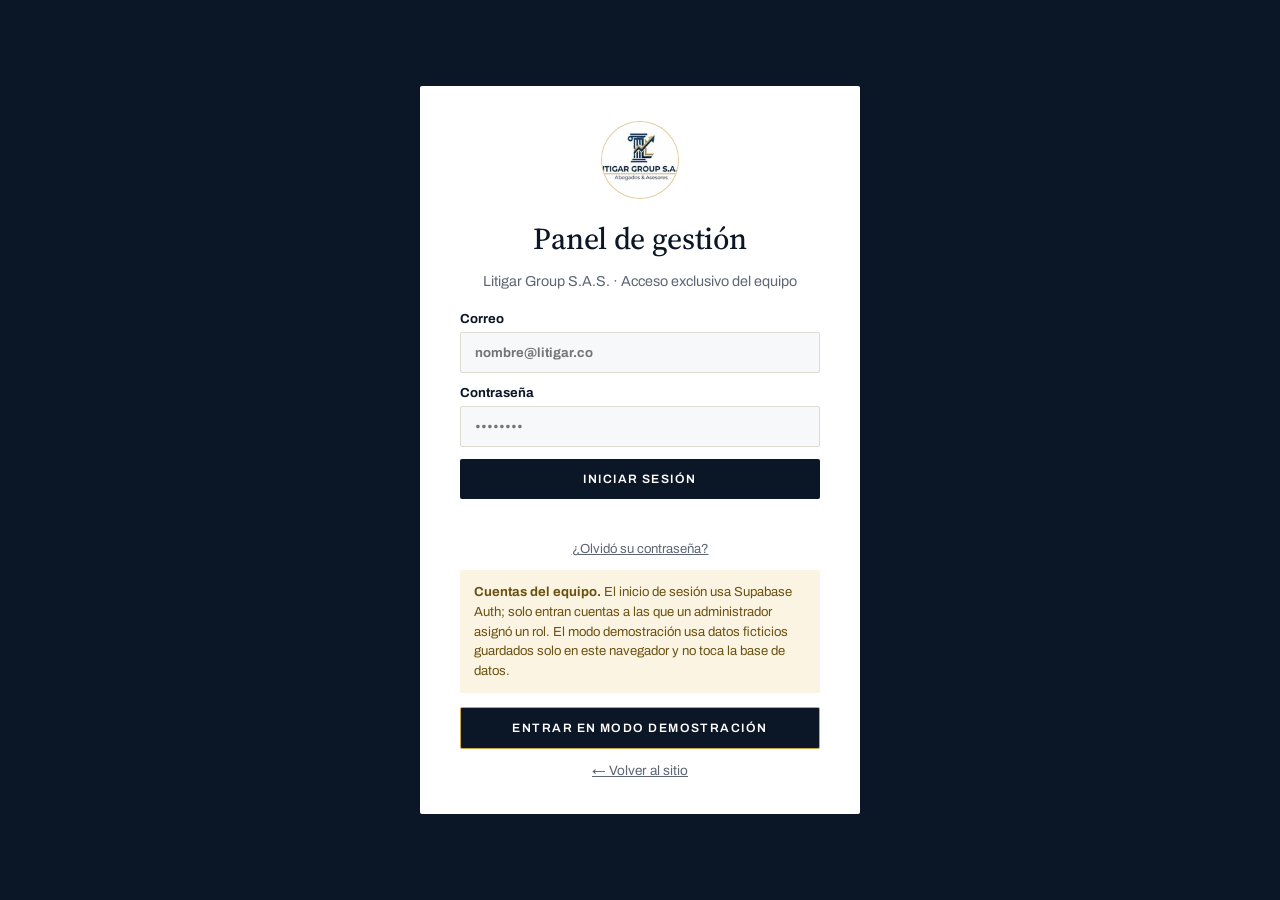
<file: preview/admin/index.html>
<!doctype html>
<html lang="es">
<head>
<meta charset="utf-8">
<meta name="viewport" content="width=device-width, initial-scale=1">
<title>Panel Litigar | Gestión jurídica</title>
<meta name="robots" content="noindex, nofollow">
<link rel="icon" href="../assets/img/litigar-logo.jpg">
<link rel="preconnect" href="https://fonts.googleapis.com">
<link rel="preconnect" href="https://fonts.gstatic.com" crossorigin>
<link href="https://fonts.googleapis.com/css2?family=Archivo:wdth,wght@62..125,400..700&family=Source+Serif+4:opsz,wght@8..60,400..600&display=swap" rel="stylesheet">
<link rel="stylesheet" href="../assets/css/admin.css?v=6">
</head>
<body>

<!-- Acceso -->
<section class="acceso" id="acceso">
  <div class="acceso-caja">
    <span class="sello"><img src="../assets/img/litigar-logo.jpg" alt="Logo de Litigar Group S.A.S."></span>
    <h1>Panel de gestión</h1>
    <p class="sub">Litigar Group S.A.S. · Acceso exclusivo del equipo</p>
    <form id="formAcceso">
      <label>Correo<input type="email" id="correo" required autocomplete="username" disabled placeholder="nombre@litigar.co"></label>
      <label>Contraseña<input type="password" id="clave" required autocomplete="current-password" disabled placeholder="••••••••"></label>
      <button class="btn btn-primario" type="submit" disabled>Iniciar sesión</button>
      <p class="acceso-msj" id="accesoMsj" role="alert"></p>
    </form>
    <div class="aviso-demo">
      <strong>Cuentas del equipo.</strong> El inicio de sesión usa Supabase Auth; solo entran cuentas a las que un administrador asignó un rol. El modo demostración usa datos ficticios guardados solo en este navegador y no toca la base de datos.
    </div>
    <button class="btn btn-oro" id="entrarDemo">Entrar en modo demostración</button>
    <a class="volver" href="../">← Volver al sitio</a>
  </div>
</section>

<!-- Aplicación -->
<div class="app" id="app" hidden>
  <aside class="lateral" id="lateral">
    <div class="lateral-marca">
      <span class="sello chico"><img src="../assets/img/litigar-logo.jpg" alt=""></span>
      <div><strong>Litigar</strong><small>Gestión jurídica</small></div>
    </div>
    <nav class="lateral-nav" id="nav" aria-label="Módulos"></nav>
    <div class="lateral-pie">
      <label class="rol">Ver como
        <select id="rol">
          <option value="u1">Administrador</option>
          <option value="u2">Abogado A</option>
          <option value="u3">Abogada B</option>
          <option value="u5">Asistente</option>
        </select>
      </label>
      <button class="btn-mini" id="reiniciar">Restablecer datos de demostración</button>
      <button class="btn-mini" id="salir">Salir</button>
    </div>
  </aside>

  <div class="principal">
    <header class="barra">
      <button class="menu-movil" id="menuMovil" aria-label="Abrir menú">☰</button>
      <h1 id="titulo">Panel</h1>
      <span class="insignia-demo" title="Datos ficticios guardados solo en este navegador">Modo demostración · datos ficticios</span>
    </header>
    <main class="vista" id="vista" tabindex="-1"></main>
  </div>
</div>

<!-- Panel lateral de detalle -->
<div class="velo" id="velo" hidden></div>
<aside class="detalle" id="detalle" aria-hidden="true" role="dialog" aria-modal="true" aria-label="Detalle">
  <button class="cerrar" id="cerrarDetalle" aria-label="Cerrar">×</button>
  <div id="detalleCuerpo"></div>
</aside>
<div class="toast" id="toast" role="status" aria-live="polite"></div>

<script src="../config.js?v=4"></script>
<script src="../assets/js/datos.js?v=11"></script>
<script src="../assets/js/demo.js?v=3"></script>
<script src="../assets/js/admin.js?v=7"></script>
</body>
</html>
</file>
<file: preview/assets/css/admin.css>
:root {
  --azul-950: #070F1C; --azul-900: #0B1626; --azul-800: #13284A; --electrico: #2F6BEA;
  --oro: #C9A44C; --oro-claro: #E7CF8D;
  --fondo: #F4F3EF; --papel: #fff; --tinta: #0B1626; --gris: #5E6675; --linea: #DEDBD3;
  --ok: #1F8A5B; --alerta: #B7791F; --peligro: #B3261E; --info: #2F6BEA;
  --serif: 'Source Serif 4', Georgia, serif; --sans: 'Archivo', system-ui, sans-serif;
  --ease: cubic-bezier(.2, .7, .1, 1);
}
* { box-sizing: border-box; }
body { margin: 0; font-family: var(--sans); font-size: 15px; color: var(--tinta); background: var(--fondo); -webkit-font-smoothing: antialiased; }
h1, h2, h3 { font-family: var(--serif); font-weight: 500; letter-spacing: -.01em; margin: 0 0 .4em; }
button, input, select, textarea { font: inherit; }
button { cursor: pointer; }
:focus-visible { outline: 2px solid var(--oro); outline-offset: 2px; }
[hidden] { display: none !important; }

.btn { display: inline-flex; align-items: center; justify-content: center; gap: 8px; border: 1px solid transparent; border-radius: 2px; padding: 10px 16px; font-weight: 600; font-size: .76rem; letter-spacing: .12em; text-transform: uppercase; min-height: 40px; text-decoration: none; transition: .2s; }
.btn-primario { background: var(--azul-900); color: #fff; }
.btn-primario:hover { background: var(--azul-800); }
.btn-oro { background: var(--azul-900); color: #fff; border-color: var(--oro); }
.btn-oro:hover { background: var(--azul-800); }
.btn-borde { background: #fff; border-color: var(--linea); color: var(--tinta); }
.btn-borde:hover { border-color: var(--tinta); }
.btn-peligro { background: #fff; border-color: #F0C9C6; color: var(--peligro); }
.btn[disabled] { opacity: .45; cursor: not-allowed; }
.sello { display: grid; place-items: center; width: 76px; height: 76px; border-radius: 50%; overflow: hidden; background: #fff; box-shadow: 0 0 0 1px rgba(201, 164, 76, .6); }
.sello img { width: 100%; height: 100%; object-fit: cover; transform: scale(1.35); }
.sello.chico { width: 40px; height: 40px; }

/* Acceso */
.acceso { min-height: 100vh; display: grid; place-items: center; padding: 24px 16px; background: var(--azul-900); }
.acceso-caja { width: min(440px, 100%); background: #fff; border-radius: 2px; padding: 36px clamp(22px, 5vw, 40px); text-align: center; display: grid; gap: 14px; justify-items: center; }
.acceso-caja h1 { font-size: 1.9rem; margin: 6px 0 0; }
.sub { color: var(--gris); margin: 0; font-size: .9rem; }
#formAcceso { width: 100%; display: grid; gap: 12px; text-align: left; margin-top: 8px; }
#formAcceso label { display: grid; gap: 6px; font-weight: 700; font-size: .82rem; }
#formAcceso input { padding: 12px 14px; border: 1px solid var(--linea); border-radius: 2px; background: #F7F8FA; }
.aviso-demo { font-size: .82rem; text-align: left; color: #6B5212; background: #FBF4E2; border-radius: 2px; padding: 12px 14px; line-height: 1.5; }
.acceso-msj { min-height: 1.2em; margin: 0; font-size: .84rem; color: #B42318; text-align: left; }
.olvido { background: none; border: 0; padding: 0; font-size: .82rem; color: #5E6675; text-decoration: underline; cursor: pointer; align-self: flex-start; }
#entrarDemo { width: 100%; padding: 13px; }
.volver { font-size: .85rem; color: var(--gris); }

/* App */
.app { display: grid; grid-template-columns: 250px 1fr; min-height: 100vh; }
.lateral { background: var(--azul-950); color: #fff; display: flex; flex-direction: column; padding: 20px 14px; position: sticky; top: 0; height: 100vh; }
.lateral-marca { display: flex; align-items: center; gap: 10px; padding: 0 8px 20px; border-bottom: 1px solid rgba(255, 255, 255, .08); }
.lateral-marca strong { font-family: var(--serif); font-size: 1.15rem; font-weight: 500; display: block; }
.lateral-marca small { color: #8D99AE; font-size: .72rem; letter-spacing: .12em; text-transform: uppercase; }
.lateral-nav { display: grid; gap: 2px; margin-top: 16px; }
.lateral-nav button { all: unset; display: flex; align-items: center; gap: 12px; padding: 10px 12px; border-radius: 2px; color: #B5BFD0; font-weight: 600; cursor: pointer; transition: .2s; }
.lateral-nav button:hover { background: rgba(255, 255, 255, .05); color: #fff; }
.lateral-nav button[aria-current="page"] { background: rgba(201, 164, 76, .14); color: var(--oro-claro); }
.lateral-nav button:focus-visible { outline: 2px solid var(--oro); }
.lateral-nav .ico { width: 18px; text-align: center; opacity: .85; }
.lateral-nav .cuenta { margin-left: auto; background: var(--oro); color: var(--azul-950); font-size: .7rem; font-weight: 800; padding: 1px 7px; border-radius: 2px; }
.lateral-pie { margin-top: auto; display: grid; gap: 8px; padding-top: 14px; border-top: 1px solid rgba(255, 255, 255, .08); }
.rol { display: grid; gap: 6px; font-size: .75rem; color: #8D99AE; }
.rol select { background: var(--azul-900); color: #fff; border: 1px solid rgba(255, 255, 255, .15); border-radius: 2px; padding: 8px; }
.btn-mini { background: none; border: 1px solid rgba(255, 255, 255, .12); color: #B5BFD0; border-radius: 2px; padding: 8px; font-size: .78rem; }
.btn-mini:hover { color: #fff; border-color: rgba(255, 255, 255, .3); }

.principal { min-width: 0; }
.barra { position: sticky; top: 0; z-index: 5; display: flex; align-items: center; gap: 14px; padding: 16px 28px; background: rgba(244, 245, 248, .9); backdrop-filter: blur(10px); border-bottom: 1px solid var(--linea); }
.barra h1 { font-size: 1.5rem; margin: 0; }
.insignia-demo { margin-left: auto; font-size: .75rem; font-weight: 700; color: #6B5212; background: #FBF4E2; border: 1px dashed #D9B95E; border-radius: 2px; padding: 5px 12px; white-space: nowrap; }
.menu-movil { display: none; border: 1px solid var(--linea); background: #fff; border-radius: 2px; width: 40px; height: 40px; }
.vista { padding: 26px 28px 60px; outline: none; animation: entrar .35s var(--ease); }
@keyframes entrar { from { opacity: 0; transform: translateY(8px); } }

/* Tarjetas y KPIs */
.kpis { display: grid; grid-template-columns: repeat(auto-fit, minmax(170px, 1fr)); gap: 14px; margin-bottom: 22px; }
.kpi { background: #fff; border: 1px solid var(--linea); border-radius: 2px; padding: 18px; position: relative; overflow: hidden; }
.kpi .v { font-family: var(--serif); font-size: 2.2rem; line-height: 1; }
.kpi .l { color: var(--gris); font-size: .82rem; font-weight: 600; margin-top: 6px; }
.kpi::after { content: ''; position: absolute; left: 0; top: 0; bottom: 0; width: 3px; background: var(--c, var(--oro)); }
.rejilla { display: grid; grid-template-columns: 1.4fr 1fr; gap: 18px; }
.tarjeta { background: #fff; border: 1px solid var(--linea); border-radius: 2px; padding: 20px; min-width: 0; }
.tarjeta h2 { font-size: 1.15rem; display: flex; align-items: center; justify-content: space-between; gap: 10px; }
.vacio { color: var(--gris); font-size: .9rem; padding: 14px 0; }
.lista-simple { list-style: none; margin: 0; padding: 0; }
.lista-simple li { display: flex; gap: 12px; padding: 11px 0; border-bottom: 1px solid var(--linea); font-size: .88rem; align-items: baseline; }
.lista-simple li:last-child { border-bottom: 0; }
.lista-simple time { color: var(--gris); font-size: .78rem; white-space: nowrap; min-width: 92px; }
.embudo { display: grid; gap: 10px; }
.embudo-fila { display: grid; grid-template-columns: 170px 1fr 34px; gap: 10px; align-items: center; font-size: .84rem; }
.embudo-barra { height: 10px; border-radius: 2px; background: #EEF0F4; overflow: hidden; }
.embudo-barra span { display: block; height: 100%; background: var(--c, var(--azul-800)); border-radius: 2px; transition: width .6s var(--ease); }

/* Tablas */
.herramientas { display: flex; flex-wrap: wrap; gap: 10px; margin-bottom: 16px; align-items: center; }
.herramientas input, .herramientas select { padding: 9px 12px; border: 1px solid var(--linea); border-radius: 2px; background: #fff; min-width: 0; }
.herramientas input[type=search] { flex: 1 1 220px; }
.herramientas .resultado { margin-left: auto; color: var(--gris); font-size: .82rem; }
.tabla-envoltura { background: #fff; border: 1px solid var(--linea); border-radius: 2px; overflow-x: auto; }
table { width: 100%; border-collapse: collapse; font-size: .87rem; }
th { text-align: left; font-size: .72rem; letter-spacing: .08em; text-transform: uppercase; color: var(--gris); font-weight: 700; padding: 12px 14px; border-bottom: 1px solid var(--linea); white-space: nowrap; background: #FAFBFC; }
td { padding: 12px 14px; border-bottom: 1px solid var(--linea); vertical-align: middle; }
tr:last-child td { border-bottom: 0; }
tbody tr { cursor: pointer; transition: background .15s; }
tbody tr:hover { background: #F7F9FD; }
.cod { font-family: ui-monospace, Consolas, monospace; font-size: .8rem; color: var(--gris); }
.nombre { font-weight: 700; }
.sub-linea { display: block; font-size: .78rem; color: var(--gris); font-weight: 500; }
.chip { display: inline-flex; align-items: center; gap: 6px; font-size: .74rem; font-weight: 700; padding: 3px 10px; border-radius: 2px; background: #EEF1F6; color: #3A4660; white-space: nowrap; }
.chip::before { content: ''; width: 6px; height: 6px; border-radius: 50%; background: var(--c, #8D99AE); }
.prio-alta { --c: var(--peligro); } .prio-media { --c: var(--alerta); } .prio-baja { --c: var(--ok); }
.est-nueva { --c: var(--info); } .est-pendiente { --c: var(--alerta); } .est-incompleta { --c: #9C6ADE; } .est-requiere_evaluacion { --c: #D97706; }
.cita-pendiente { --c: var(--alerta); } .cita-confirmada { --c: var(--ok); } .cita-reprogramar { --c: #D97706; } .cita-atendida { --c: var(--info); } .cita-cancelada { --c: #8D99AE; }
.est-calificada { --c: var(--ok); } .est-no_corresponde { --c: #8D99AE; } .est-convertida { --c: var(--oro); } .est-cerrada { --c: #4B5563; }
.puntaje { display: inline-grid; place-items: center; width: 38px; height: 38px; border-radius: 50%; font-weight: 800; font-size: .8rem; background: conic-gradient(var(--c) calc(var(--p) * 1%), #EEF0F4 0); position: relative; }
.puntaje::before { content: ''; position: absolute; inset: 4px; border-radius: 50%; background: #fff; }
.puntaje span { position: relative; }

/* Detalle */
.velo { position: fixed; inset: 0; background: rgba(7, 15, 28, .45); z-index: 20; }
.detalle { position: fixed; top: 0; right: 0; bottom: 0; width: min(620px, 100%); background: #fff; z-index: 21; overflow-y: auto; padding: 28px clamp(18px, 3vw, 32px) 40px; transform: translateX(100%); visibility: hidden; transition: transform .4s var(--ease); }
.detalle.abierto { transform: none; visibility: visible; }
.cerrar { position: absolute; top: 14px; right: 14px; width: 38px; height: 38px; border-radius: 50%; border: 1px solid var(--linea); background: #fff; font-size: 1.3rem; }
.det-cabeza { padding-right: 40px; margin-bottom: 18px; }
.det-cabeza h2 { font-size: 1.6rem; margin: 6px 0; }
.det-grid { display: grid; grid-template-columns: 1fr 1fr; gap: 10px 18px; margin: 16px 0; }
.det-grid div { font-size: .88rem; }
.det-grid dt { color: var(--gris); font-size: .74rem; font-weight: 700; text-transform: uppercase; letter-spacing: .06em; }
.det-grid dd { margin: 2px 0 0; }
.det-texto { background: var(--fondo); border-radius: 2px; padding: 14px; font-size: .9rem; line-height: 1.55; white-space: pre-wrap; }
.det-seccion { margin-top: 22px; }
.det-seccion h3 { font-family: var(--sans); font-size: .78rem; font-weight: 800; letter-spacing: .1em; text-transform: uppercase; color: var(--gris); margin-bottom: 10px; }
.acciones { display: grid; grid-template-columns: 1fr 1fr; gap: 10px; }
.acciones label { display: grid; gap: 5px; font-size: .78rem; font-weight: 700; color: var(--gris); }
.acciones select, .nota-form textarea, .form-grid input, .form-grid select, .form-grid textarea { padding: 10px 12px; border: 1px solid var(--linea); border-radius: 2px; background: #fff; width: 100%; }
.botonera { display: flex; flex-wrap: wrap; gap: 8px; margin-top: 12px; }
.nota-form { display: grid; gap: 8px; }
.nota-form textarea { min-height: 70px; resize: vertical; }
.nota { border-left: 3px solid var(--oro); padding: 8px 12px; background: #FDFAF2; border-radius: 2px; margin-bottom: 8px; font-size: .86rem; }
.nota small { color: var(--gris); display: block; margin-bottom: 3px; }
.explica { font-size: .8rem; color: var(--gris); background: #F3F6FD; border-radius: 2px; padding: 10px 12px; margin-top: 8px; }
.desglose { list-style: none; padding: 0; margin: 8px 0 0; font-size: .82rem; display: grid; gap: 4px; }
.desglose li { display: flex; justify-content: space-between; border-bottom: 1px dashed var(--linea); padding-bottom: 4px; }
.form-grid { display: grid; grid-template-columns: 1fr 1fr; gap: 12px; }
.form-grid label { display: grid; gap: 5px; font-size: .8rem; font-weight: 700; color: var(--gris); }
.form-grid .ancho { grid-column: 1 / -1; }
.linea-tiempo { list-style: none; padding: 0 0 0 18px; margin: 0; border-left: 2px solid var(--linea); }
.linea-tiempo li { position: relative; padding: 0 0 14px 6px; font-size: .86rem; }
.linea-tiempo li::before { content: ''; position: absolute; left: -24px; top: 5px; width: 10px; height: 10px; border-radius: 50%; background: #fff; border: 2px solid var(--oro); }
.linea-tiempo time { display: block; color: var(--gris); font-size: .76rem; }

/* Kanban de casos */
.tablero { display: grid; grid-template-columns: repeat(4, minmax(220px, 1fr)); gap: 14px; overflow-x: auto; padding-bottom: 6px; }
.columna { background: #EBEDF2; border-radius: 2px; padding: 12px; min-height: 200px; }
.columna h3 { font-family: var(--sans); font-size: .78rem; font-weight: 800; letter-spacing: .08em; text-transform: uppercase; color: var(--gris); display: flex; justify-content: space-between; }
.caso { background: #fff; border-radius: 2px; padding: 12px; margin-bottom: 10px; border: 1px solid var(--linea); cursor: pointer; transition: transform .2s, box-shadow .2s; }
.caso:hover { transform: translateY(-2px); box-shadow: 0 10px 20px -12px rgba(0, 0, 0, .25); }
.caso strong { display: block; font-size: .88rem; margin: 4px 0; }
.caso .meta { display: flex; justify-content: space-between; font-size: .76rem; color: var(--gris); margin-top: 8px; }

/* Equipo, contenido, reglas */
.personas { display: grid; grid-template-columns: repeat(auto-fill, minmax(240px, 1fr)); gap: 14px; }
.persona { background: #fff; border: 1px solid var(--linea); border-radius: 2px; padding: 18px; }
.persona .avatar { width: 46px; height: 46px; border-radius: 50%; display: grid; place-items: center; background: var(--azul-900); color: var(--oro-claro); font-family: var(--serif); font-size: 1.2rem; margin-bottom: 10px; }
.persona h3 { font-family: var(--sans); font-size: 1rem; font-weight: 800; margin: 0; }
.persona p { margin: 4px 0; font-size: .84rem; color: var(--gris); }
.etiquetas { display: flex; flex-wrap: wrap; gap: 6px; margin-top: 8px; }
.etiquetas span { font-size: .72rem; font-weight: 700; padding: 3px 8px; border-radius: 2px; background: #EEF1F6; }
.permisos { width: 100%; font-size: .84rem; }
.permisos td, .permisos th { text-align: center; }
.permisos td:first-child, .permisos th:first-child { text-align: left; }
.si { color: var(--ok); font-weight: 800; } .no { color: #C0C6D2; }
.pestanas { display: flex; gap: 6px; margin-bottom: 16px; flex-wrap: wrap; }
.pestanas button { border: 1px solid var(--linea); background: #fff; border-radius: 2px; padding: 8px 14px; font-weight: 700; font-size: .84rem; color: var(--gris); }
.pestanas button[aria-selected="true"] { background: var(--azul-900); color: #fff; border-color: var(--azul-900); }
.regla { display: grid; grid-template-columns: 200px 1fr 60px; gap: 14px; align-items: center; padding: 10px 0; border-bottom: 1px solid var(--linea); font-size: .88rem; }
.regla input[type=range] { width: 100%; accent-color: var(--azul-900); }
.regla output { font-weight: 800; text-align: right; }
.areas-check { display: flex; flex-wrap: wrap; gap: 8px; }
.areas-check label { display: inline-flex; gap: 6px; align-items: center; border: 1px solid var(--linea); border-radius: 2px; padding: 6px 12px; font-size: .84rem; background: #fff; }
.aviso { font-size: .84rem; border-radius: 2px; padding: 12px 14px; background: #F3F6FD; color: #2A3B5E; margin-bottom: 16px; line-height: 1.5; }
.aviso.oro { background: #FBF4E2; color: #6B5212; }

.toast { position: fixed; left: 50%; bottom: 24px; translate: -50% 20px; background: var(--azul-900); color: #fff; padding: 12px 18px; border-radius: 2px; font-size: .88rem; font-weight: 600; opacity: 0; pointer-events: none; transition: .3s var(--ease); z-index: 30; max-width: calc(100% - 32px); }
.toast.ver { opacity: 1; translate: -50% 0; }

@media (max-width: 960px) {
  .app { grid-template-columns: 1fr; }
  .lateral { position: fixed; z-index: 15; left: 0; width: 260px; transform: translateX(-100%); transition: transform .35s var(--ease); }
  .lateral.abierto { transform: none; }
  .menu-movil { display: block; }
  .rejilla { grid-template-columns: 1fr; }
}
@media (max-width: 640px) {
  .barra { padding: 12px 16px; }
  .barra h1 { font-size: 1.2rem; }
  .insignia-demo { font-size: .66rem; padding: 4px 8px; white-space: normal; text-align: center; }
  .vista { padding: 18px 16px 50px; }
  .det-grid, .acciones, .form-grid { grid-template-columns: 1fr; }
  .embudo-fila { grid-template-columns: 120px 1fr 28px; }
  .regla { grid-template-columns: 1fr 50px; }
  .regla span:first-child { grid-column: 1 / -1; }
  .ocultar-movil { display: none; }
}
@media (prefers-reduced-motion: reduce) { *, *::before, *::after { animation: none !important; transition: none !important; } }
</file>
